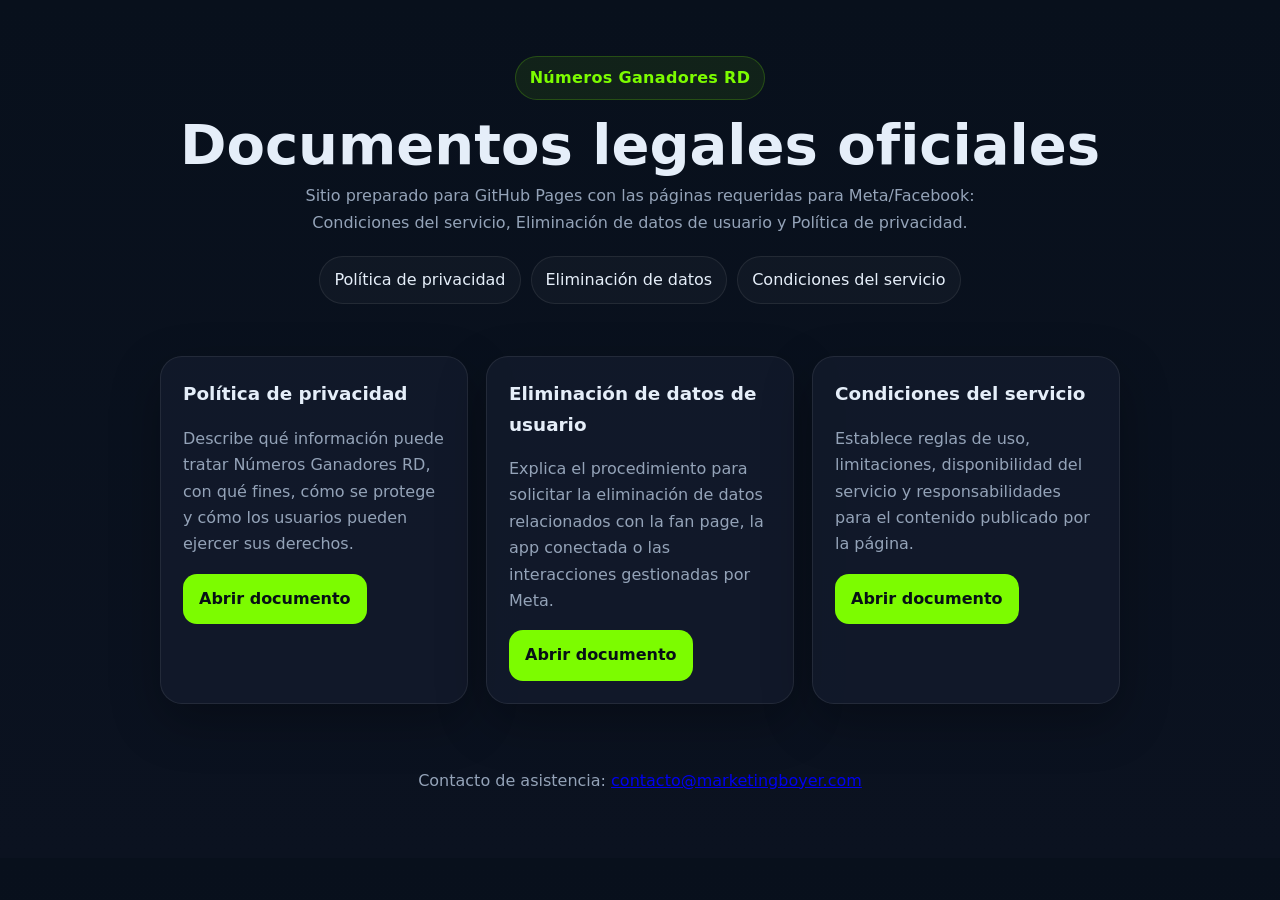
<file: index.html>
<!DOCTYPE html>
<html lang="es">
<head>
  <meta charset="UTF-8" />
  <meta name="viewport" content="width=device-width, initial-scale=1.0" />
  <meta name="description" content="Documentos legales oficiales de Números Ganadores RD para Facebook y GitHub Pages." />
  <title>Números Ganadores RD | Documentos legales</title>
  <link rel="stylesheet" href="styles.css" />
</head>
<body>
  <header class="hero container">
    <span class="badge">Números Ganadores RD</span>
    <h1>Documentos legales oficiales</h1>
    <p class="subtitle">Sitio preparado para GitHub Pages con las páginas requeridas para Meta/Facebook: Condiciones del servicio, Eliminación de datos de usuario y Política de privacidad.</p>
    <nav class="nav">
      <a href="privacy-policy.html">Política de privacidad</a>
      <a href="data-deletion.html">Eliminación de datos</a>
      <a href="terms-of-service.html">Condiciones del servicio</a>
    </nav>
  </header>

  <main class="container">
    <section class="grid">
      <article class="card">
        <h2>Política de privacidad</h2>
        <p>Describe qué información puede tratar Números Ganadores RD, con qué fines, cómo se protege y cómo los usuarios pueden ejercer sus derechos.</p>
        <a href="privacy-policy.html">Abrir documento</a>
      </article>
      <article class="card">
        <h2>Eliminación de datos de usuario</h2>
        <p>Explica el procedimiento para solicitar la eliminación de datos relacionados con la fan page, la app conectada o las interacciones gestionadas por Meta.</p>
        <a href="data-deletion.html">Abrir documento</a>
      </article>
      <article class="card">
        <h2>Condiciones del servicio</h2>
        <p>Establece reglas de uso, limitaciones, disponibilidad del servicio y responsabilidades para el contenido publicado por la página.</p>
        <a href="terms-of-service.html">Abrir documento</a>
      </article>
    </section>

  
  </main>

  <footer class="container">
    <p>Contacto de asistencia: <a href="mailto:contacto@marketingboyer.com">contacto@marketingboyer.com</a></p>
  </footer>
</body>
</html>
</file>
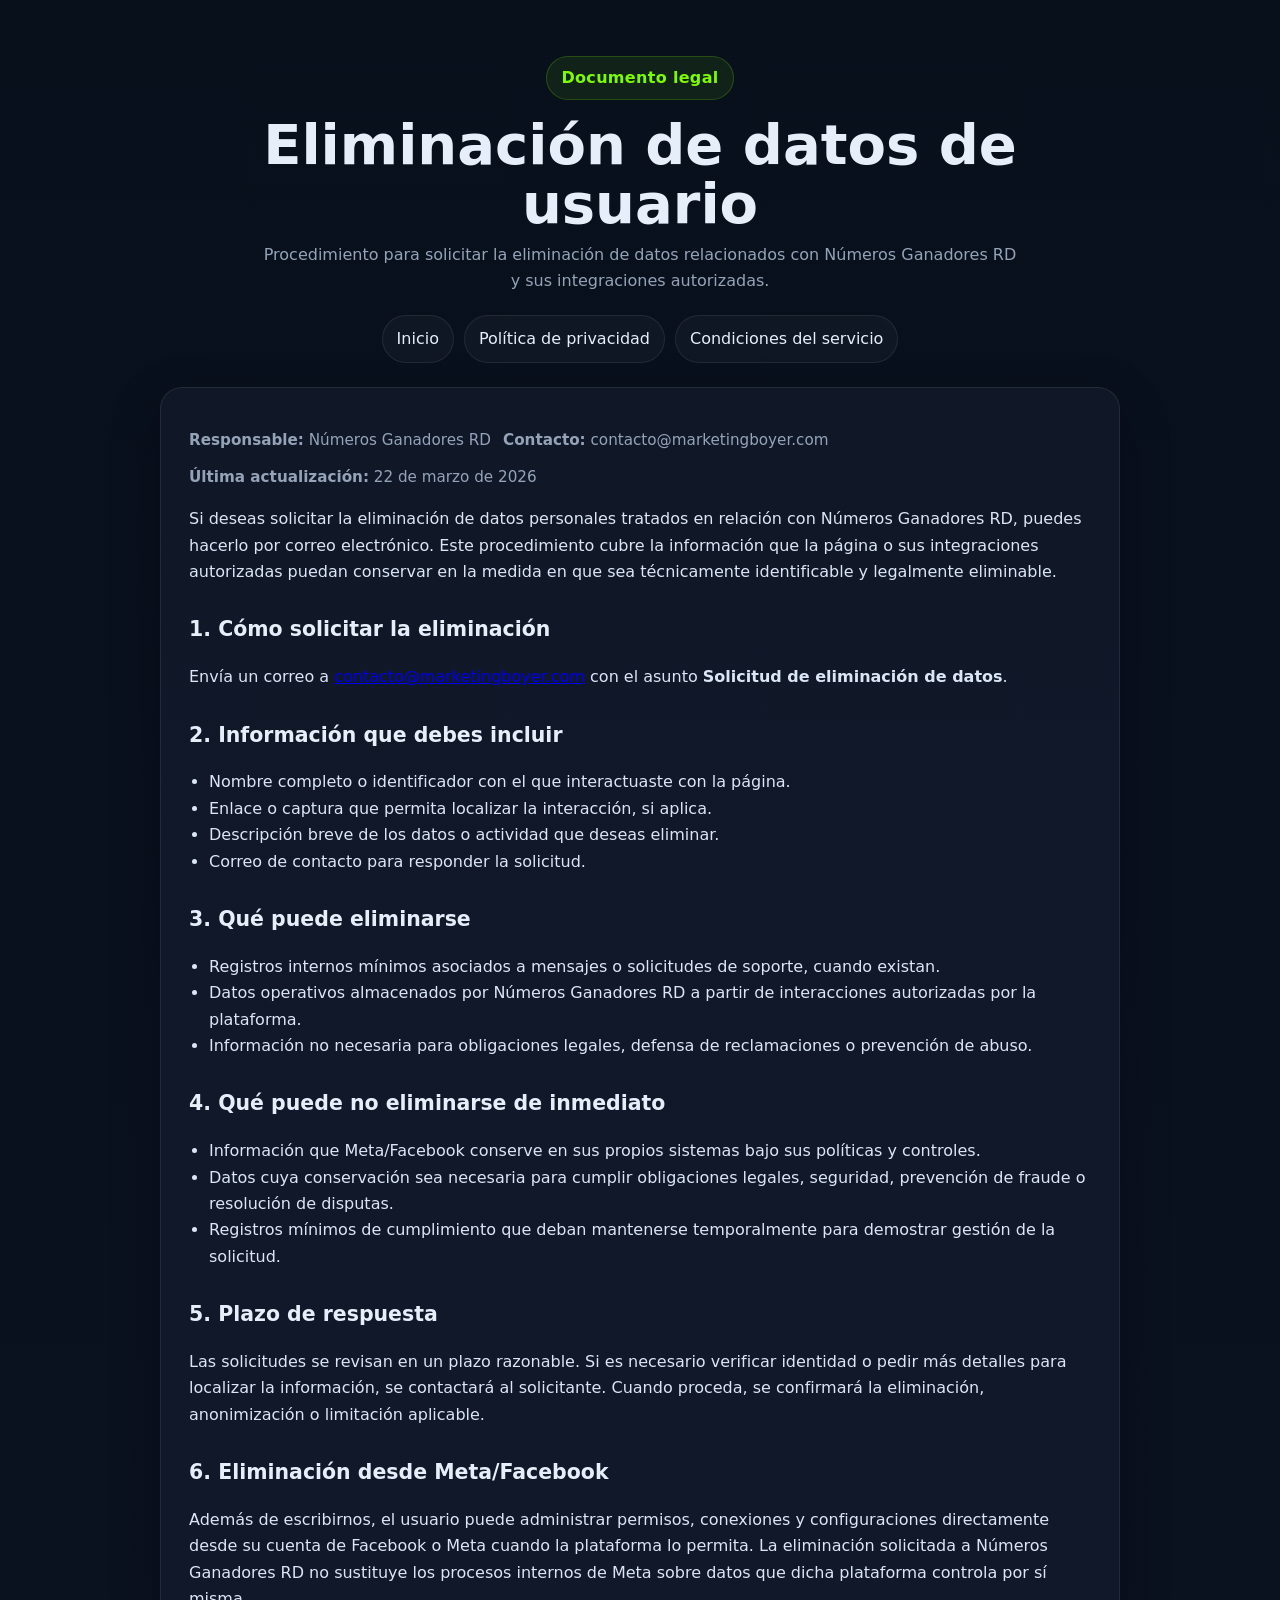
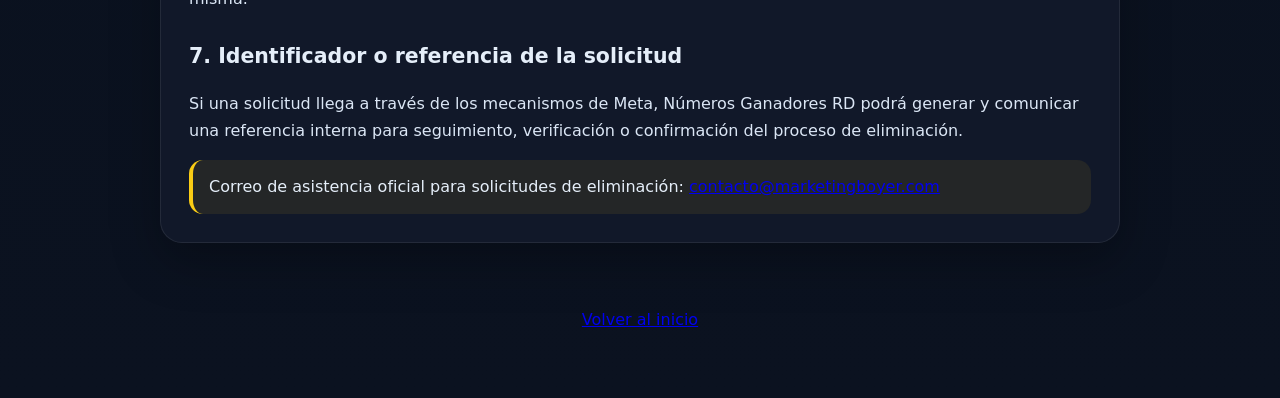
<file: data-deletion.html>
<!DOCTYPE html>
<html lang="es">
<head>
  <meta charset="UTF-8" />
  <meta name="viewport" content="width=device-width, initial-scale=1.0" />
  <meta name="description" content="Instrucciones de eliminación de datos de usuario para Números Ganadores RD." />
  <title>Eliminación de datos de usuario | Números Ganadores RD</title>
  <link rel="stylesheet" href="styles.css" />
</head>
<body>
  <header class="hero container">
    <span class="badge">Documento legal</span>
    <h1>Eliminación de datos de usuario</h1>
    <p class="subtitle">Procedimiento para solicitar la eliminación de datos relacionados con Números Ganadores RD y sus integraciones autorizadas.</p>
    <nav class="nav">
      <a href="index.html">Inicio</a>
      <a href="privacy-policy.html">Política de privacidad</a>
      <a href="terms-of-service.html">Condiciones del servicio</a>
    </nav>
  </header>

  <main class="container">
    <article class="doc">
      <div class="meta">
        <span><strong>Responsable:</strong> Números Ganadores RD</span>
        <span><strong>Contacto:</strong> contacto@marketingboyer.com</span>
        <span><strong>Última actualización:</strong> 22 de marzo de 2026</span>
      </div>

      <p>Si deseas solicitar la eliminación de datos personales tratados en relación con Números Ganadores RD, puedes hacerlo por correo electrónico. Este procedimiento cubre la información que la página o sus integraciones autorizadas puedan conservar en la medida en que sea técnicamente identificable y legalmente eliminable.</p>

      <h2>1. Cómo solicitar la eliminación</h2>
      <p>Envía un correo a <a href="mailto:contacto@marketingboyer.com">contacto@marketingboyer.com</a> con el asunto <strong>Solicitud de eliminación de datos</strong>.</p>

      <h2>2. Información que debes incluir</h2>
      <ul>
        <li>Nombre completo o identificador con el que interactuaste con la página.</li>
        <li>Enlace o captura que permita localizar la interacción, si aplica.</li>
        <li>Descripción breve de los datos o actividad que deseas eliminar.</li>
        <li>Correo de contacto para responder la solicitud.</li>
      </ul>

      <h2>3. Qué puede eliminarse</h2>
      <ul>
        <li>Registros internos mínimos asociados a mensajes o solicitudes de soporte, cuando existan.</li>
        <li>Datos operativos almacenados por Números Ganadores RD a partir de interacciones autorizadas por la plataforma.</li>
        <li>Información no necesaria para obligaciones legales, defensa de reclamaciones o prevención de abuso.</li>
      </ul>

      <h2>4. Qué puede no eliminarse de inmediato</h2>
      <ul>
        <li>Información que Meta/Facebook conserve en sus propios sistemas bajo sus políticas y controles.</li>
        <li>Datos cuya conservación sea necesaria para cumplir obligaciones legales, seguridad, prevención de fraude o resolución de disputas.</li>
        <li>Registros mínimos de cumplimiento que deban mantenerse temporalmente para demostrar gestión de la solicitud.</li>
      </ul>

      <h2>5. Plazo de respuesta</h2>
      <p>Las solicitudes se revisan en un plazo razonable. Si es necesario verificar identidad o pedir más detalles para localizar la información, se contactará al solicitante. Cuando proceda, se confirmará la eliminación, anonimización o limitación aplicable.</p>

      <h2>6. Eliminación desde Meta/Facebook</h2>
      <p>Además de escribirnos, el usuario puede administrar permisos, conexiones y configuraciones directamente desde su cuenta de Facebook o Meta cuando la plataforma lo permita. La eliminación solicitada a Números Ganadores RD no sustituye los procesos internos de Meta sobre datos que dicha plataforma controla por sí misma.</p>

      <h2>7. Identificador o referencia de la solicitud</h2>
      <p>Si una solicitud llega a través de los mecanismos de Meta, Números Ganadores RD podrá generar y comunicar una referencia interna para seguimiento, verificación o confirmación del proceso de eliminación.</p>

      <div class="notice">
        Correo de asistencia oficial para solicitudes de eliminación: <a href="mailto:contacto@marketingboyer.com">contacto@marketingboyer.com</a>
      </div>
    </article>
  </main>

  <footer class="container">
    <p><a href="index.html">Volver al inicio</a></p>
  </footer>
</body>
</html>
</file>
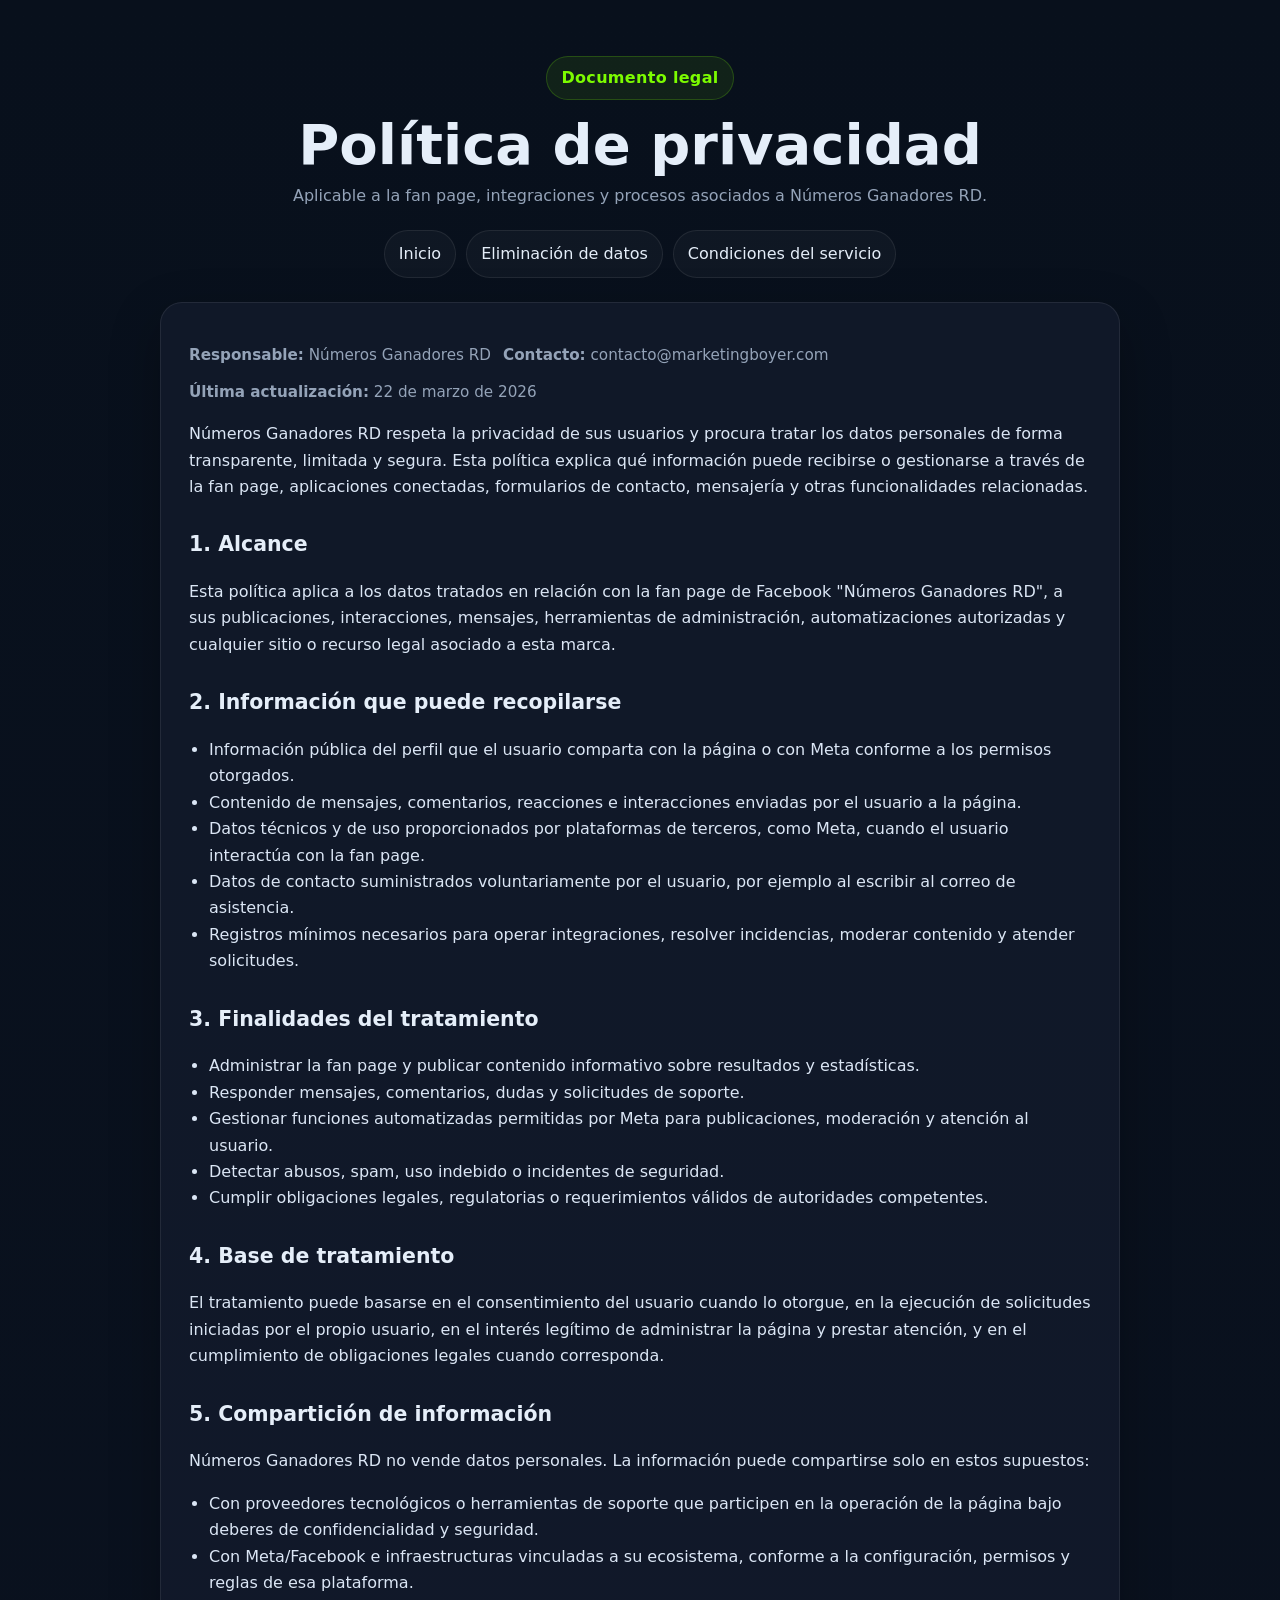
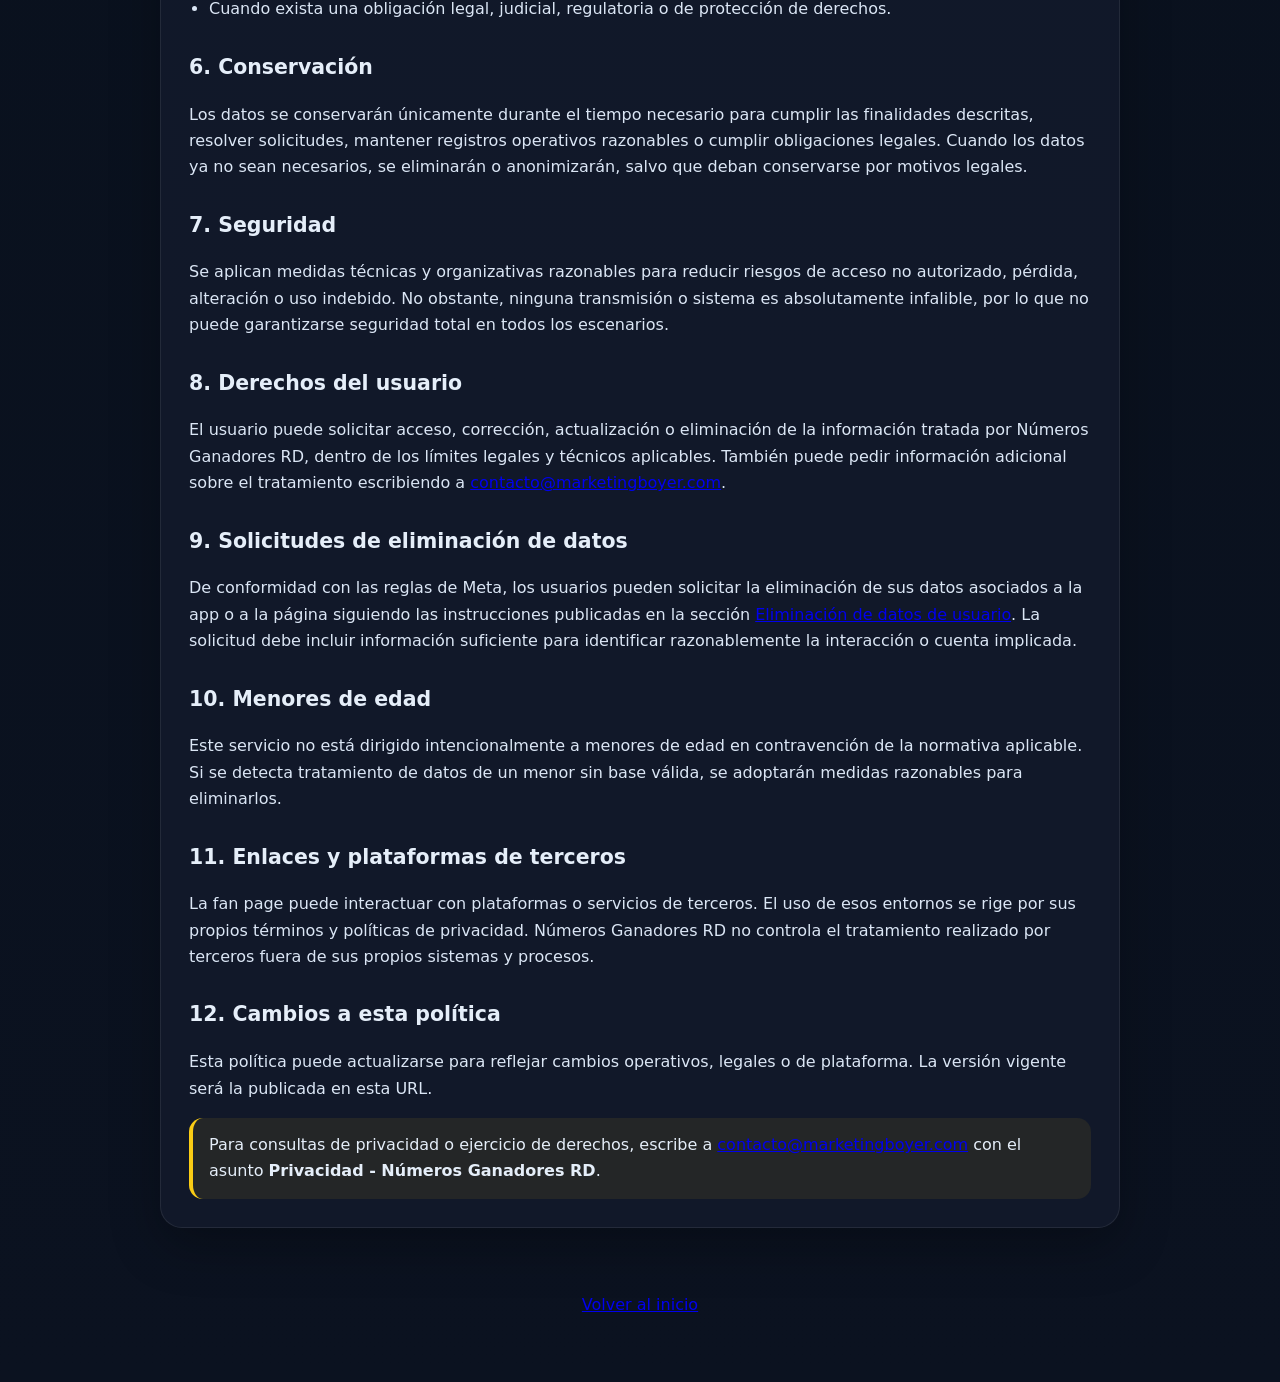
<file: privacy-policy.html>
<!DOCTYPE html>
<html lang="es">
<head>
  <meta charset="UTF-8" />
  <meta name="viewport" content="width=device-width, initial-scale=1.0" />
  <meta name="description" content="Política de privacidad de Números Ganadores RD." />
  <title>Política de privacidad | Números Ganadores RD</title>
  <link rel="stylesheet" href="styles.css" />
</head>
<body>
  <header class="hero container">
    <span class="badge">Documento legal</span>
    <h1>Política de privacidad</h1>
    <p class="subtitle">Aplicable a la fan page, integraciones y procesos asociados a Números Ganadores RD.</p>
    <nav class="nav">
      <a href="index.html">Inicio</a>
      <a href="data-deletion.html">Eliminación de datos</a>
      <a href="terms-of-service.html">Condiciones del servicio</a>
    </nav>
  </header>

  <main class="container">
    <article class="doc">
      <div class="meta">
        <span><strong>Responsable:</strong> Números Ganadores RD</span>
        <span><strong>Contacto:</strong> contacto@marketingboyer.com</span>
        <span><strong>Última actualización:</strong> 22 de marzo de 2026</span>
      </div>

      <p>Números Ganadores RD respeta la privacidad de sus usuarios y procura tratar los datos personales de forma transparente, limitada y segura. Esta política explica qué información puede recibirse o gestionarse a través de la fan page, aplicaciones conectadas, formularios de contacto, mensajería y otras funcionalidades relacionadas.</p>

      <h2>1. Alcance</h2>
      <p>Esta política aplica a los datos tratados en relación con la fan page de Facebook "Números Ganadores RD", a sus publicaciones, interacciones, mensajes, herramientas de administración, automatizaciones autorizadas y cualquier sitio o recurso legal asociado a esta marca.</p>

      <h2>2. Información que puede recopilarse</h2>
      <ul>
        <li>Información pública del perfil que el usuario comparta con la página o con Meta conforme a los permisos otorgados.</li>
        <li>Contenido de mensajes, comentarios, reacciones e interacciones enviadas por el usuario a la página.</li>
        <li>Datos técnicos y de uso proporcionados por plataformas de terceros, como Meta, cuando el usuario interactúa con la fan page.</li>
        <li>Datos de contacto suministrados voluntariamente por el usuario, por ejemplo al escribir al correo de asistencia.</li>
        <li>Registros mínimos necesarios para operar integraciones, resolver incidencias, moderar contenido y atender solicitudes.</li>
      </ul>

      <h2>3. Finalidades del tratamiento</h2>
      <ul>
        <li>Administrar la fan page y publicar contenido informativo sobre resultados y estadísticas.</li>
        <li>Responder mensajes, comentarios, dudas y solicitudes de soporte.</li>
        <li>Gestionar funciones automatizadas permitidas por Meta para publicaciones, moderación y atención al usuario.</li>
        <li>Detectar abusos, spam, uso indebido o incidentes de seguridad.</li>
        <li>Cumplir obligaciones legales, regulatorias o requerimientos válidos de autoridades competentes.</li>
      </ul>

      <h2>4. Base de tratamiento</h2>
      <p>El tratamiento puede basarse en el consentimiento del usuario cuando lo otorgue, en la ejecución de solicitudes iniciadas por el propio usuario, en el interés legítimo de administrar la página y prestar atención, y en el cumplimiento de obligaciones legales cuando corresponda.</p>

      <h2>5. Compartición de información</h2>
      <p>Números Ganadores RD no vende datos personales. La información puede compartirse solo en estos supuestos:</p>
      <ul>
        <li>Con proveedores tecnológicos o herramientas de soporte que participen en la operación de la página bajo deberes de confidencialidad y seguridad.</li>
        <li>Con Meta/Facebook e infraestructuras vinculadas a su ecosistema, conforme a la configuración, permisos y reglas de esa plataforma.</li>
        <li>Cuando exista una obligación legal, judicial, regulatoria o de protección de derechos.</li>
      </ul>

      <h2>6. Conservación</h2>
      <p>Los datos se conservarán únicamente durante el tiempo necesario para cumplir las finalidades descritas, resolver solicitudes, mantener registros operativos razonables o cumplir obligaciones legales. Cuando los datos ya no sean necesarios, se eliminarán o anonimizarán, salvo que deban conservarse por motivos legales.</p>

      <h2>7. Seguridad</h2>
      <p>Se aplican medidas técnicas y organizativas razonables para reducir riesgos de acceso no autorizado, pérdida, alteración o uso indebido. No obstante, ninguna transmisión o sistema es absolutamente infalible, por lo que no puede garantizarse seguridad total en todos los escenarios.</p>

      <h2>8. Derechos del usuario</h2>
      <p>El usuario puede solicitar acceso, corrección, actualización o eliminación de la información tratada por Números Ganadores RD, dentro de los límites legales y técnicos aplicables. También puede pedir información adicional sobre el tratamiento escribiendo a <a href="mailto:contacto@marketingboyer.com">contacto@marketingboyer.com</a>.</p>

      <h2>9. Solicitudes de eliminación de datos</h2>
      <p>De conformidad con las reglas de Meta, los usuarios pueden solicitar la eliminación de sus datos asociados a la app o a la página siguiendo las instrucciones publicadas en la sección <a href="data-deletion.html">Eliminación de datos de usuario</a>. La solicitud debe incluir información suficiente para identificar razonablemente la interacción o cuenta implicada.</p>

      <h2>10. Menores de edad</h2>
      <p>Este servicio no está dirigido intencionalmente a menores de edad en contravención de la normativa aplicable. Si se detecta tratamiento de datos de un menor sin base válida, se adoptarán medidas razonables para eliminarlos.</p>

      <h2>11. Enlaces y plataformas de terceros</h2>
      <p>La fan page puede interactuar con plataformas o servicios de terceros. El uso de esos entornos se rige por sus propios términos y políticas de privacidad. Números Ganadores RD no controla el tratamiento realizado por terceros fuera de sus propios sistemas y procesos.</p>

      <h2>12. Cambios a esta política</h2>
      <p>Esta política puede actualizarse para reflejar cambios operativos, legales o de plataforma. La versión vigente será la publicada en esta URL.</p>

      <div class="notice">
        Para consultas de privacidad o ejercicio de derechos, escribe a <a href="mailto:contacto@marketingboyer.com">contacto@marketingboyer.com</a> con el asunto <strong>Privacidad - Números Ganadores RD</strong>.
      </div>
    </article>
  </main>

  <footer class="container">
    <p><a href="index.html">Volver al inicio</a></p>
  </footer>
</body>
</html>
</file>
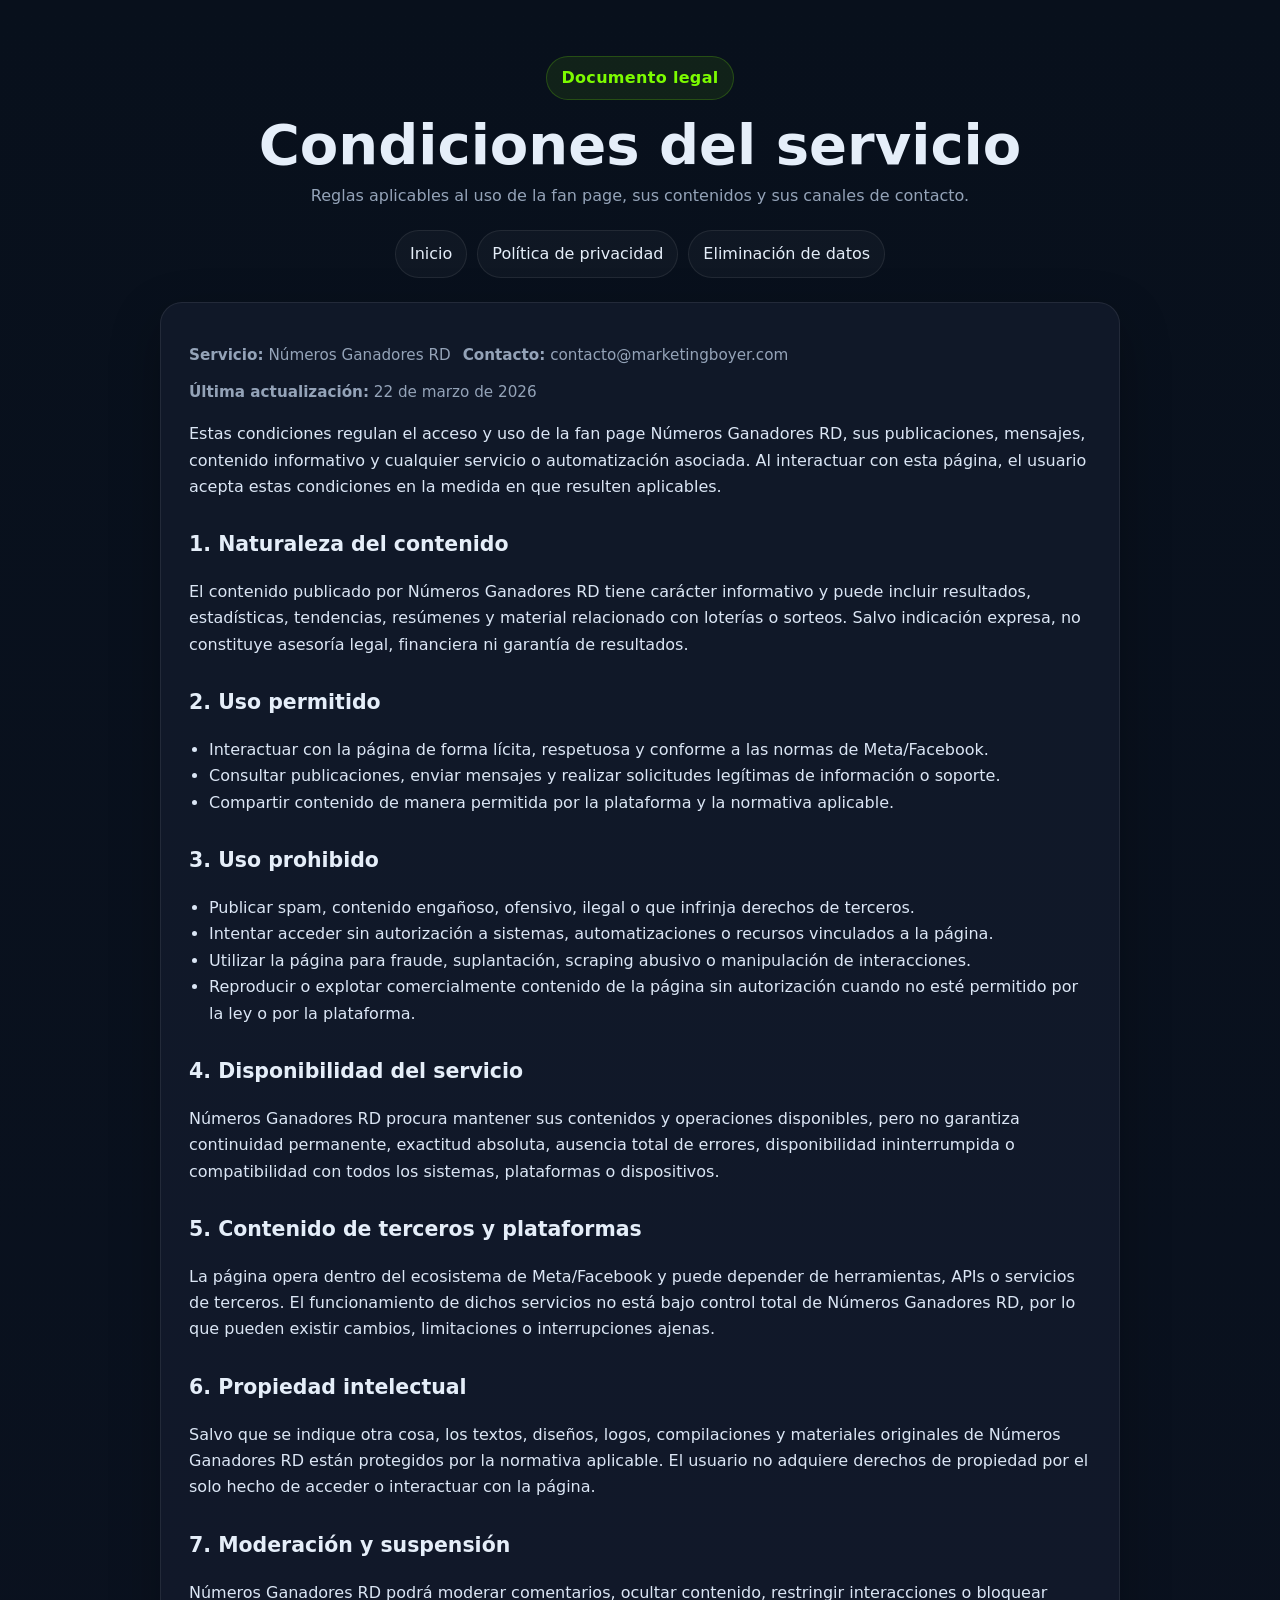
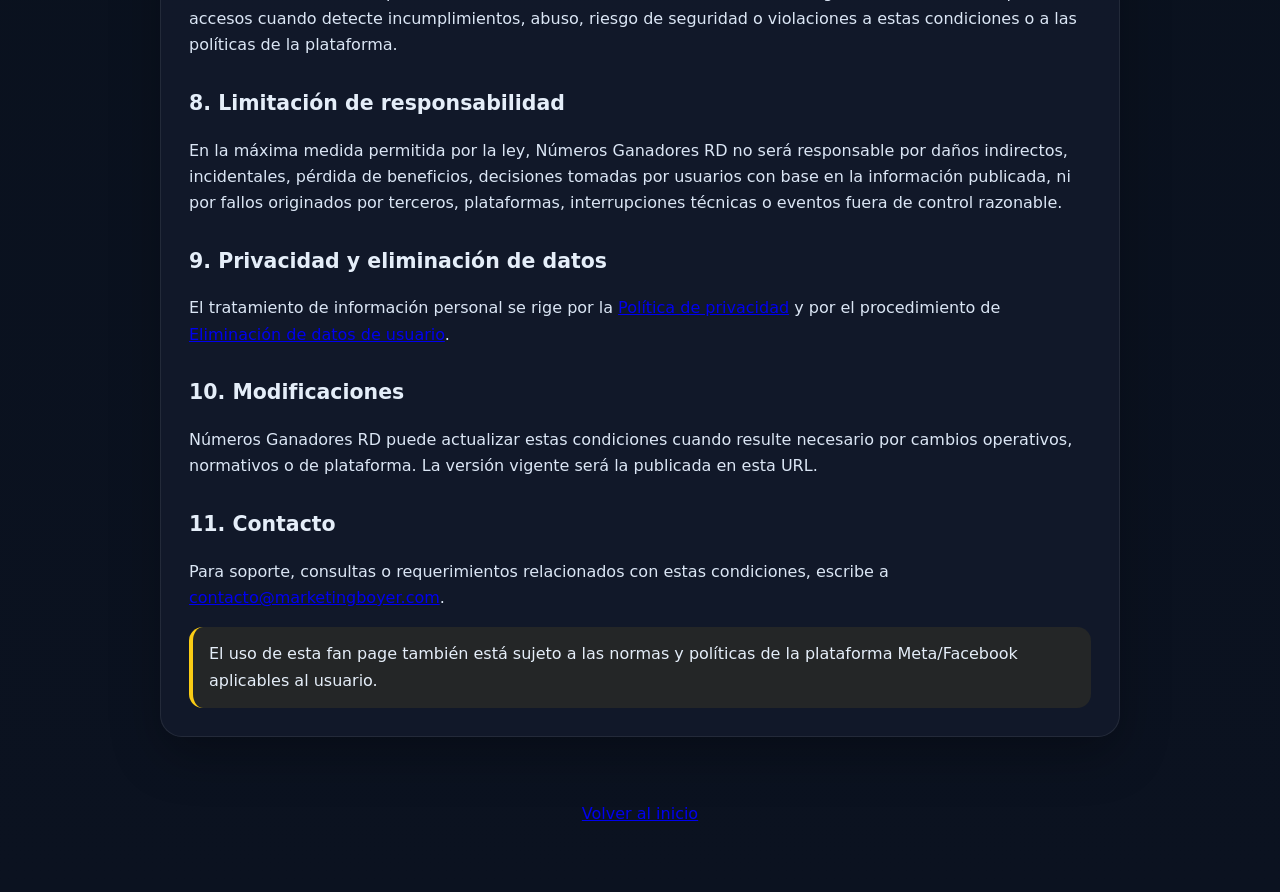
<file: terms-of-service.html>
<!DOCTYPE html>
<html lang="es">
<head>
  <meta charset="UTF-8" />
  <meta name="viewport" content="width=device-width, initial-scale=1.0" />
  <meta name="description" content="Condiciones del servicio de Números Ganadores RD." />
  <title>Condiciones del servicio | Números Ganadores RD</title>
  <link rel="stylesheet" href="styles.css" />
</head>
<body>
  <header class="hero container">
    <span class="badge">Documento legal</span>
    <h1>Condiciones del servicio</h1>
    <p class="subtitle">Reglas aplicables al uso de la fan page, sus contenidos y sus canales de contacto.</p>
    <nav class="nav">
      <a href="index.html">Inicio</a>
      <a href="privacy-policy.html">Política de privacidad</a>
      <a href="data-deletion.html">Eliminación de datos</a>
    </nav>
  </header>

  <main class="container">
    <article class="doc">
      <div class="meta">
        <span><strong>Servicio:</strong> Números Ganadores RD</span>
        <span><strong>Contacto:</strong> contacto@marketingboyer.com</span>
        <span><strong>Última actualización:</strong> 22 de marzo de 2026</span>
      </div>

      <p>Estas condiciones regulan el acceso y uso de la fan page Números Ganadores RD, sus publicaciones, mensajes, contenido informativo y cualquier servicio o automatización asociada. Al interactuar con esta página, el usuario acepta estas condiciones en la medida en que resulten aplicables.</p>

      <h2>1. Naturaleza del contenido</h2>
      <p>El contenido publicado por Números Ganadores RD tiene carácter informativo y puede incluir resultados, estadísticas, tendencias, resúmenes y material relacionado con loterías o sorteos. Salvo indicación expresa, no constituye asesoría legal, financiera ni garantía de resultados.</p>

      <h2>2. Uso permitido</h2>
      <ul>
        <li>Interactuar con la página de forma lícita, respetuosa y conforme a las normas de Meta/Facebook.</li>
        <li>Consultar publicaciones, enviar mensajes y realizar solicitudes legítimas de información o soporte.</li>
        <li>Compartir contenido de manera permitida por la plataforma y la normativa aplicable.</li>
      </ul>

      <h2>3. Uso prohibido</h2>
      <ul>
        <li>Publicar spam, contenido engañoso, ofensivo, ilegal o que infrinja derechos de terceros.</li>
        <li>Intentar acceder sin autorización a sistemas, automatizaciones o recursos vinculados a la página.</li>
        <li>Utilizar la página para fraude, suplantación, scraping abusivo o manipulación de interacciones.</li>
        <li>Reproducir o explotar comercialmente contenido de la página sin autorización cuando no esté permitido por la ley o por la plataforma.</li>
      </ul>

      <h2>4. Disponibilidad del servicio</h2>
      <p>Números Ganadores RD procura mantener sus contenidos y operaciones disponibles, pero no garantiza continuidad permanente, exactitud absoluta, ausencia total de errores, disponibilidad ininterrumpida o compatibilidad con todos los sistemas, plataformas o dispositivos.</p>

      <h2>5. Contenido de terceros y plataformas</h2>
      <p>La página opera dentro del ecosistema de Meta/Facebook y puede depender de herramientas, APIs o servicios de terceros. El funcionamiento de dichos servicios no está bajo control total de Números Ganadores RD, por lo que pueden existir cambios, limitaciones o interrupciones ajenas.</p>

      <h2>6. Propiedad intelectual</h2>
      <p>Salvo que se indique otra cosa, los textos, diseños, logos, compilaciones y materiales originales de Números Ganadores RD están protegidos por la normativa aplicable. El usuario no adquiere derechos de propiedad por el solo hecho de acceder o interactuar con la página.</p>

      <h2>7. Moderación y suspensión</h2>
      <p>Números Ganadores RD podrá moderar comentarios, ocultar contenido, restringir interacciones o bloquear accesos cuando detecte incumplimientos, abuso, riesgo de seguridad o violaciones a estas condiciones o a las políticas de la plataforma.</p>

      <h2>8. Limitación de responsabilidad</h2>
      <p>En la máxima medida permitida por la ley, Números Ganadores RD no será responsable por daños indirectos, incidentales, pérdida de beneficios, decisiones tomadas por usuarios con base en la información publicada, ni por fallos originados por terceros, plataformas, interrupciones técnicas o eventos fuera de control razonable.</p>

      <h2>9. Privacidad y eliminación de datos</h2>
      <p>El tratamiento de información personal se rige por la <a href="privacy-policy.html">Política de privacidad</a> y por el procedimiento de <a href="data-deletion.html">Eliminación de datos de usuario</a>.</p>

      <h2>10. Modificaciones</h2>
      <p>Números Ganadores RD puede actualizar estas condiciones cuando resulte necesario por cambios operativos, normativos o de plataforma. La versión vigente será la publicada en esta URL.</p>

      <h2>11. Contacto</h2>
      <p>Para soporte, consultas o requerimientos relacionados con estas condiciones, escribe a <a href="mailto:contacto@marketingboyer.com">contacto@marketingboyer.com</a>.</p>

      <div class="notice">
        El uso de esta fan page también está sujeto a las normas y políticas de la plataforma Meta/Facebook aplicables al usuario.
      </div>
    </article>
  </main>

  <footer class="container">
    <p><a href="index.html">Volver al inicio</a></p>
  </footer>
</body>
</html>
</file>
<file: styles.css>
:root {
  --bg: #0b1220;
  --card: #121a2b;
  --muted: #94a3b8;
  --text: #e5eef9;
  --accent: #7CFC00;
  --accent-2: #facc15;
  --border: rgba(255,255,255,0.08);
  --shadow: 0 18px 50px rgba(0,0,0,0.28);
}
* { box-sizing: border-box; }
html { scroll-behavior: smooth; }
body {
  margin: 0;
  font-family: Inter, ui-sans-serif, system-ui, -apple-system, Segoe UI, Roboto, Arial, sans-serif;
  background: linear-gradient(180deg, #08101c 0%, #0b1220 100%);
  color: var(--text);
  line-height: 1.65;
}
.container {
  width: min(960px, calc(100% - 32px));
  margin: 0 auto;
}
header.hero {
  padding: 56px 0 24px;
  text-align: center;
}
.badge {
  display: inline-block;
  padding: 8px 14px;
  border-radius: 999px;
  background: rgba(124, 252, 0, 0.08);
  border: 1px solid rgba(124, 252, 0, 0.2);
  color: var(--accent);
  font-weight: 700;
  letter-spacing: .02em;
}
h1 {
  margin: 16px 0 8px;
  font-size: clamp(2rem, 5vw, 3.5rem);
  line-height: 1.05;
}
.subtitle {
  color: var(--muted);
  max-width: 760px;
  margin: 0 auto;
}
.grid {
  display: grid;
  grid-template-columns: repeat(auto-fit, minmax(240px, 1fr));
  gap: 18px;
  margin: 28px 0 40px;
}
.card, .doc {
  background: rgba(18, 26, 43, 0.9);
  border: 1px solid var(--border);
  border-radius: 22px;
  box-shadow: var(--shadow);
}
.card {
  padding: 22px;
}
.card h2 {
  margin-top: 0;
  font-size: 1.15rem;
}
.card p { color: var(--muted); }
.card a, .btn {
  display: inline-block;
  text-decoration: none;
  font-weight: 700;
  color: #071015;
  background: var(--accent);
  padding: 12px 16px;
  border-radius: 14px;
  transition: transform .15s ease, opacity .15s ease;
}
.card a:hover, .btn:hover { transform: translateY(-1px); opacity: .96; }
.doc {
  padding: 28px;
  margin: 0 auto 40px;
}
.doc h2 {
  margin-top: 28px;
  font-size: 1.28rem;
}
.doc h3 {
  margin-top: 22px;
  font-size: 1.02rem;
}
.doc p, .doc li { color: #dbe6f5; }
.doc ul { padding-left: 20px; }
.meta {
  display: flex;
  flex-wrap: wrap;
  gap: 12px;
  margin: 12px 0 0;
  color: var(--muted);
  font-size: .95rem;
}
.notice {
  border-left: 4px solid var(--accent-2);
  background: rgba(250, 204, 21, 0.08);
  padding: 14px 16px;
  border-radius: 14px;
}
.small { font-size: .95rem; color: var(--muted); }
footer {
  padding: 8px 0 48px;
  text-align: center;
  color: var(--muted);
}
.nav {
  display: flex;
  flex-wrap: wrap;
  justify-content: center;
  gap: 10px;
  margin: 20px 0 0;
}
.nav a {
  color: var(--text);
  text-decoration: none;
  padding: 10px 14px;
  border: 1px solid var(--border);
  border-radius: 999px;
  background: rgba(255,255,255,0.03);
}
.nav a:hover { border-color: rgba(124,252,0,0.35); }
code.inline {
  background: rgba(255,255,255,.06);
  padding: 2px 8px;
  border-radius: 8px;
}
@media (max-width: 640px) {
  header.hero { padding-top: 36px; }
  .doc, .card { border-radius: 18px; }
  .doc { padding: 20px; }
}
</file>
